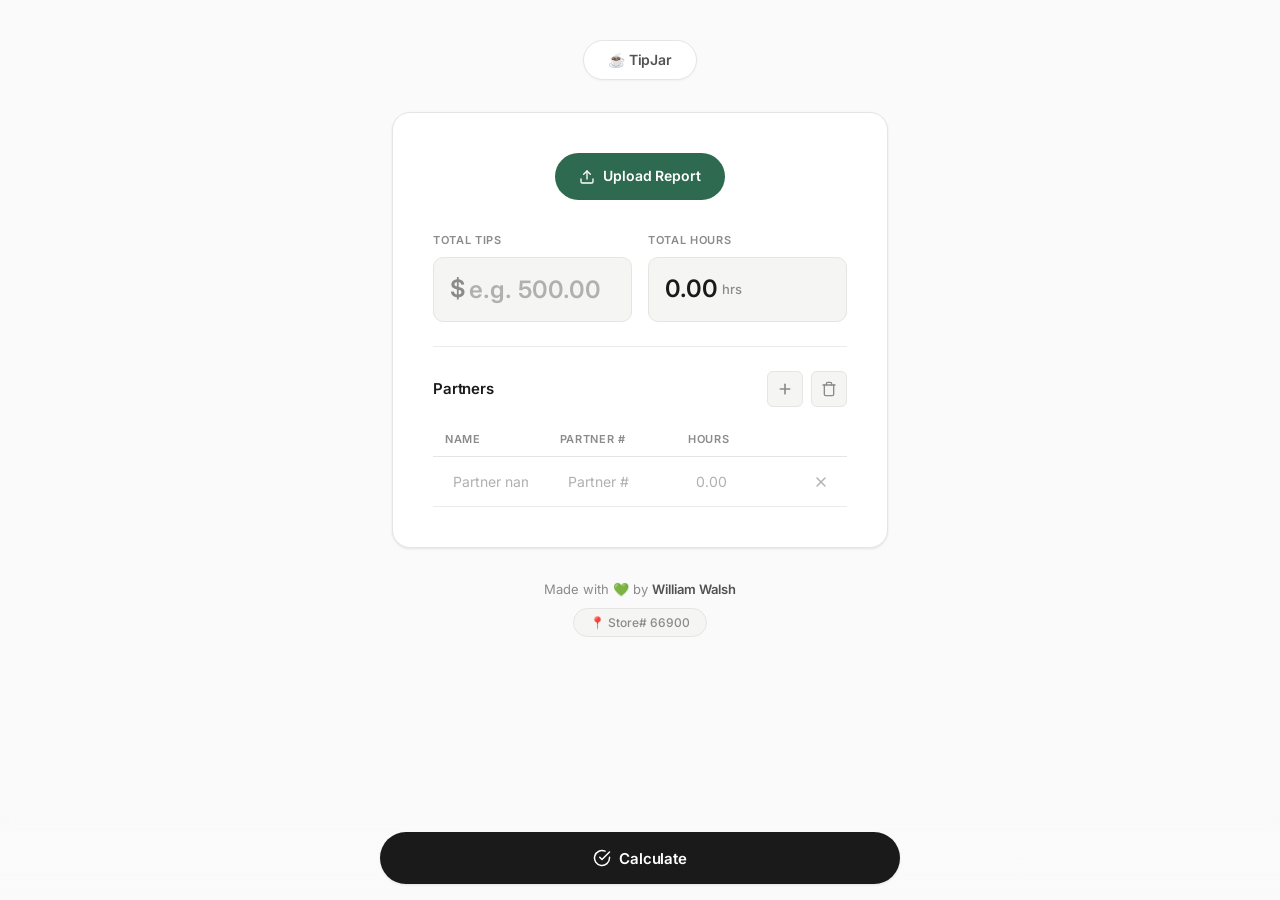
<file: index.html>
<!DOCTYPE html>
<html lang="en">

<head>
    <meta charset="UTF-8" />

    <!-- Primary SEO Meta Tags -->
    <title>TipJar – Starbucks Tips Calculator | Estimate Your Weekly Tip Distribution</title>
    <meta name="viewport" content="width=device-width, initial-scale=1, maximum-scale=5, viewport-fit=cover" />
    <meta name="description"
        content="Free Starbucks tip distribution calculator for partners and baristas. Calculate your share of weekly tips based on hours worked. Understand how Starbucks tips are split fairly." />
    <meta name="keywords"
        content="tipjar, tip jar, starbucks tips calculator, starbucks tip distribution, sbux tips, sbuxtips, starbucks partner tips, starbucks tip estimator, how starbucks tips work, starbucks barista tips, coffee shop tip calculator, starbucks tip split, tippable hours starbucks, tipjar starbucks" />
    <meta name="author" content="William Walsh" />
    <meta name="robots" content="index, follow, max-image-preview:large, max-snippet:-1, max-video-preview:-1" />
    <link rel="canonical" href="https://sbuxtips.com/" />
    <link rel="sitemap" type="application/xml" href="https://sbuxtips.com/sitemap.xml" />

    <!-- Theme and Color -->
    <meta name="theme-color" content="#fafafa" />
    <meta name="color-scheme" content="light" />
    <meta name="msapplication-TileColor" content="#fafafa" />

    <!-- Open Graph / Facebook -->
    <meta property="og:type" content="website" />
    <meta property="og:url" content="https://sbuxtips.com/" />
    <meta property="og:title" content="TipJar – Starbucks Tips Calculator | Estimate Your Weekly Tip Distribution" />
    <meta property="og:description"
        content="Free calculator for Starbucks partners to estimate weekly tip payouts. Calculate your share based on hours worked and total tips." />
    <meta property="og:image" content="https://sbuxtips.com/logo.png" />
    <meta property="og:image:alt" content="TipJar - Starbucks Tip Distribution Calculator" />
    <meta property="og:site_name" content="TipJar" />
    <meta property="og:locale" content="en_US" />

    <!-- Twitter Card -->
    <meta name="twitter:card" content="summary_large_image" />
    <meta name="twitter:url" content="https://sbuxtips.com/" />
    <meta name="twitter:title" content="TipJar – Starbucks Tips Calculator | Estimate Your Weekly Tip Distribution" />
    <meta name="twitter:description"
        content="Free calculator for Starbucks partners to estimate weekly tip payouts based on hours worked." />
    <meta name="twitter:image" content="https://sbuxtips.com/logo.png" />
    <meta name="twitter:image:alt" content="TipJar - Starbucks Tip Distribution Calculator" />

    <!-- Mobile Web App Meta Tags -->
    <meta name="mobile-web-app-capable" content="yes" />
    <meta name="apple-mobile-web-app-capable" content="yes" />
    <meta name="apple-mobile-web-app-status-bar-style" content="black-translucent" />
    <meta name="apple-mobile-web-app-title" content="SBUX Tips" />
    <meta name="application-name" content="SBUX Tips" />
    <meta name="format-detection" content="telephone=no" />
    <meta name="HandheldFriendly" content="true" />

    <!-- Icons -->
    <link rel="apple-touch-icon" href="logo.png" />
    <link rel="icon" type="image/png" href="logo.png" />

    <!-- Styles -->
    <link rel="stylesheet" href="styles.css" />


    <!-- Structured Data: WebApplication -->
    <script type="application/ld+json">
    {
        "@context": "https://schema.org",
        "@type": "WebApplication",
        "name": "TipJar - Starbucks Tips Calculator",
        "alternateName": ["TipJar", "Tip Jar", "SBUX Tips", "SBUXTips"],
        "url": "https://sbuxtips.com/",
        "description": "Free Starbucks tip distribution calculator for partners and baristas. Calculate your share of weekly tips based on hours worked.",
        "applicationCategory": "FinanceApplication",
        "operatingSystem": "Any",
        "browserRequirements": "Requires JavaScript",
        "offers": {
            "@type": "Offer",
            "price": "0",
            "priceCurrency": "USD"
        },
        "featureList": [
            "Calculate tip distribution by hours worked",
            "OCR upload for partner hours reports",
            "Weekly tip estimation",
            "Bill denomination breakdown"
        ],
        "author": {
            "@type": "Person",
            "name": "William Walsh"
        }
    }
    </script>

    <!-- Structured Data: FAQPage for rich snippets -->
    <script type="application/ld+json">
    {
        "@context": "https://schema.org",
        "@type": "FAQPage",
        "mainEntity": [
            {
                "@type": "Question",
                "name": "How are Starbucks tips distributed?",
                "acceptedAnswer": {
                    "@type": "Answer",
                    "text": "Starbucks tips are distributed based on tippable hours worked. The total tip pool is divided by total hours worked by all partners, then multiplied by each partner's individual hours to determine their share."
                }
            },
            {
                "@type": "Question",
                "name": "How do I calculate my Starbucks tips?",
                "acceptedAnswer": {
                    "@type": "Answer",
                    "text": "To calculate your Starbucks tips: Take the total tip amount, divide by total hours worked by all partners, then multiply by your individual hours. Our free calculator does this automatically."
                }
            },
            {
                "@type": "Question",
                "name": "When do Starbucks partners get tips?",
                "acceptedAnswer": {
                    "@type": "Answer",
                    "text": "Starbucks partners typically receive their tip distribution weekly. The exact day may vary by store, but tips are usually distributed in cash based on hours worked during the tip period."
                }
            },
            {
                "@type": "Question",
                "name": "Do Starbucks shift supervisors get tips?",
                "acceptedAnswer": {
                    "@type": "Answer",
                    "text": "Yes, Starbucks shift supervisors participate in the tip pool and receive tips based on their tippable hours worked, just like baristas."
                }
            }
        ]
    }
    </script>

    <!-- Structured Data: BreadcrumbList -->
    <script type="application/ld+json">
    {
        "@context": "https://schema.org",
        "@type": "BreadcrumbList",
        "itemListElement": [
            {
                "@type": "ListItem",
                "position": 1,
                "name": "Home",
                "item": "https://sbuxtips.com/"
            }
        ]
    }
    </script>

    <!-- Azure AI Vision Configuration -->
    <script>
        window.AZURE_CONFIG = {
            endpoint: '__AZURE_VISION_ENDPOINT__',
            apiKey: '__AZURE_VISION_API_KEY__'
        };
    </script>
</head>

<body>
    <div class="app-wrapper">
        <!-- SEO H1 - Visually hidden but accessible to search engines and screen readers -->
        <h1 class="visually-hidden">TipJar – Starbucks Tips Calculator | Estimate Your Weekly Tip Distribution</h1>

        <!-- Header Badge -->
        <header class="header-badge">
            <span class="badge-text">☕ TipJar</span>
        </header>


        <!-- Main Card Container -->
        <main class="main-card">
            <!-- Upload Report Button - Centered Pill -->
            <div class="upload-section" id="upload-section">
                <label class="upload-btn" tabindex="0">
                    <svg viewBox="0 0 24 24" fill="none" stroke="currentColor" stroke-width="2" stroke-linecap="round"
                        stroke-linejoin="round">
                        <path d="M21 15v4a2 2 0 0 1-2 2H5a2 2 0 0 1-2-2v-4" />
                        <polyline points="17 8 12 3 7 8" />
                        <line x1="12" y1="3" x2="12" y2="15" />
                    </svg>
                    <span>Upload Report</span>
                    <input id="image-upload" type="file" accept="image/*" />
                </label>
                <div id="ocr-status" class="ocr-status"></div>
            </div>

            <!-- Input Grid: Total Tips + Total Hours -->
            <div class="input-grid">
                <div class="input-group">
                    <label class="input-label">TOTAL TIPS</label>
                    <div class="input-field">
                        <span class="prefix">$</span>
                        <input id="total-tips" type="number" min="0" step="0.01" placeholder="e.g. 500.00"
                            aria-label="Total tip amount in dollars" inputmode="decimal" />
                    </div>
                </div>
                <div class="input-group">
                    <label class="input-label">TOTAL HOURS</label>
                    <div class="input-field hours-field">
                        <span id="total-hours" class="hours-value">0.00</span>
                        <span class="suffix">hrs</span>
                    </div>
                </div>
            </div>

            <!-- Hourly Rate Display (shown after calculation) -->
            <div id="hourly-rate-display" class="hourly-rate-badge"></div>

            <!-- Partners Section -->
            <div class="partners-section">
                <div class="partners-header">
                    <h2 class="partners-title">Partners</h2>
                    <div class="partners-actions">
                        <button id="add-row-btn" type="button" class="icon-btn" title="Add Partner"
                            aria-label="Add new partner">
                            <svg viewBox="0 0 24 24" fill="none" stroke="currentColor" stroke-width="2.5"
                                stroke-linecap="round" stroke-linejoin="round">
                                <line x1="12" y1="5" x2="12" y2="19" />
                                <line x1="5" y1="12" x2="19" y2="12" />
                            </svg>
                        </button>
                        <button id="clear-table-btn" type="button" class="icon-btn" title="Clear All"
                            aria-label="Clear all partners">
                            <svg viewBox="0 0 24 24" fill="none" stroke="currentColor" stroke-width="2"
                                stroke-linecap="round" stroke-linejoin="round">
                                <polyline points="3 6 5 6 21 6" />
                                <path
                                    d="M19 6v14a2 2 0 0 1-2 2H7a2 2 0 0 1-2-2V6m3 0V4a2 2 0 0 1 2-2h4a2 2 0 0 1 2 2v2" />
                            </svg>
                        </button>
                    </div>
                </div>

                <!-- Partner Table -->
                <div class="table-container">
                    <table class="partners-table">
                        <thead>
                            <tr>
                                <th>NAME</th>
                                <th>PARTNER #</th>
                                <th>HOURS</th>
                                <th></th>
                            </tr>
                        </thead>
                        <tbody id="partner-table-body">
                        </tbody>
                    </table>
                </div>

                <!-- Empty State Placeholder -->
                <div class="empty-state" id="empty-state">
                    <div class="empty-icon">💰</div>
                    <p class="empty-text">Upload a report or add partners to begin</p>
                </div>
            </div>
        </main>

        <!-- Footer - Above sticky bar -->
        <footer class="footer">
            <p>Made with <span class="heart">💚</span> by <strong>William Walsh</strong></p>
            <a href="https://maps.google.com/maps?q=Starbucks,+139+Endicott+St,+Danvers,+MA+01923" target="_blank"
                rel="noopener noreferrer" class="store-badge">
                📍 Store# 66900
            </a>
        </footer>

        <!-- Results Section - Shows After Calculation -->
        <section class="results-card" id="results-section">
            <div class="results-header">
                <div class="results-title-row">
                    <h2>Distribution</h2>
                    <span class="hourly-rate-pill" id="results-hourly-rate"></span>
                </div>
                <span class="date-pill" id="distribution-date"></span>
            </div>

            <!-- Calculation Summary -->
            <div class="calc-summary" id="calc-summary">
                <div class="calc-formula" id="calc-formula">Total Tips: $0.00 ÷ Total Hours: 0.00 = $0.00/hr</div>

                <!-- Bill Breakdown - Always Visible -->
                <details class="bills-details" open>
                    <summary class="bills-summary">
                        <span class="bills-title">💵 Bills Needed</span>
                        <span class="bills-hint">Edit counts if you have limited denominations</span>
                    </summary>

                    <!-- Bills Grid -->
                    <div class="bills-grid" id="bills-needed-list">
                        <label class="bill-input">
                            <input type="number" id="total-twenties" min="0" step="1" value="0"
                                aria-label="Number of $20 bills" />
                            <span>× $20</span>
                        </label>
                        <label class="bill-input">
                            <input type="number" id="total-tens" min="0" step="1" value="0"
                                aria-label="Number of $10 bills" />
                            <span>× $10</span>
                        </label>
                        <label class="bill-input">
                            <input type="number" id="total-fives" min="0" step="1" value="0"
                                aria-label="Number of $5 bills" />
                            <span>× $5</span>
                        </label>
                        <label class="bill-input">
                            <input type="number" id="total-ones" min="0" step="1" value="0"
                                aria-label="Number of $1 bills" />
                            <span>× $1</span>
                        </label>
                    </div>

                    <!-- Total Value Display -->
                    <div class="bills-total" id="bills-total">
                        <span class="bills-total-label">Total:</span>
                        <span class="bills-total-value" id="bills-total-value">$0</span>
                        <span class="bills-total-comparison" id="bills-total-comparison"></span>
                    </div>

                    <!-- Actions: Reset + Presets -->
                    <div class="bills-actions">
                        <button type="button" class="bills-reset-btn" id="bills-reset-btn"
                            title="Reset to optimal distribution">
                            ↻ Reset
                        </button>
                    </div>
                </details>
            </div>

            <!-- Partner Cards Grid -->
            <div class="partner-grid" id="results-body"></div>
        </section>

        <!-- Sticky Calculate Button -->
        <div class="sticky-bar">
            <button id="calculate-btn" type="button" class="calculate-btn">
                <svg viewBox="0 0 24 24" fill="none" stroke="currentColor" stroke-width="2" stroke-linecap="round"
                    stroke-linejoin="round">
                    <path d="M22 11.08V12a10 10 0 1 1-5.93-9.14" />
                    <polyline points="22 4 12 14.01 9 11.01" />
                </svg>
                <span>Calculate</span>
            </button>
        </div>
    </div>

    <!-- App logic -->
    <script src="billAllocator.js"></script>
    <script src="app.js"></script>

</body>

</html>
</file>
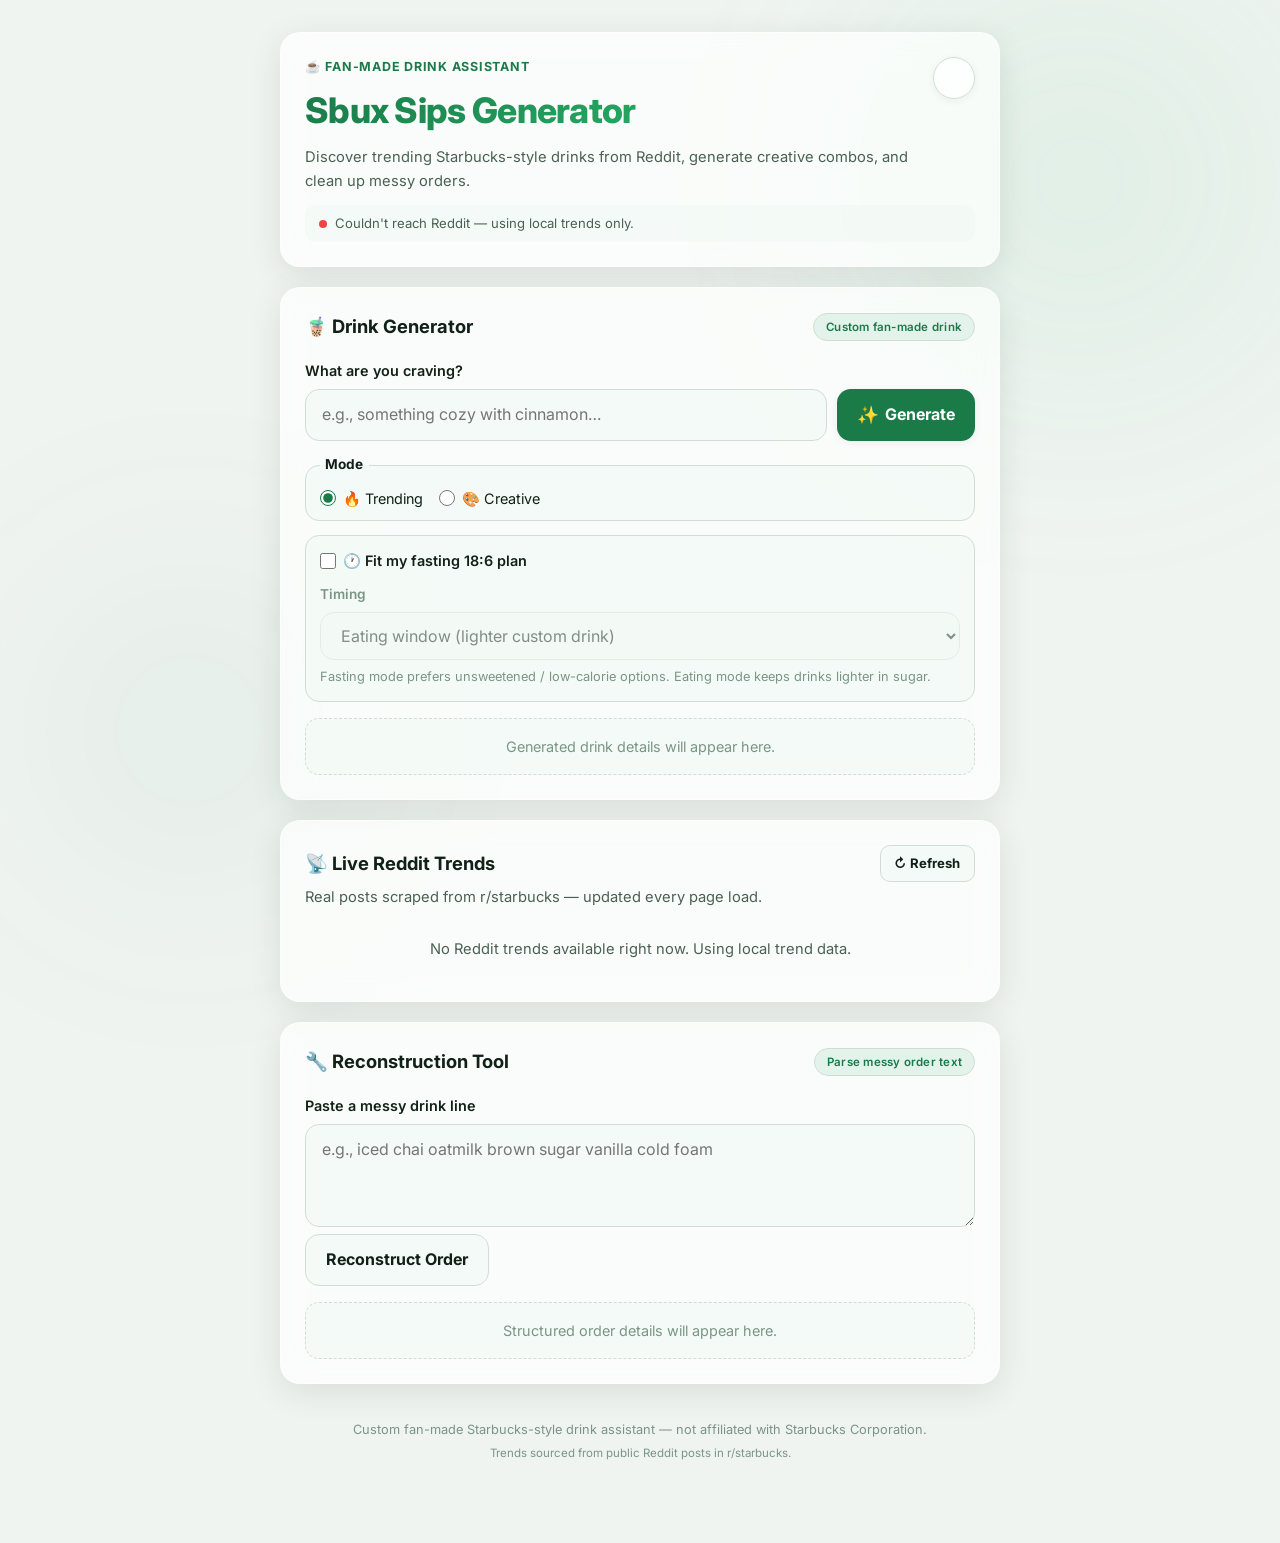
<file: generator/index.html>
<!doctype html>
<html lang="en">
  <head>
    <meta charset="UTF-8" />
    <meta name="viewport" content="width=device-width, initial-scale=1.0" />
    <meta
      name="description"
      content="Generate fan-made Starbucks-style drink ideas powered by real Reddit trends. Reconstruct messy orders and discover fasting-friendly options."
    />
    <title>Sbux Sips Generator</title>
    <link rel="preconnect" href="https://fonts.googleapis.com" />
    <link rel="preconnect" href="https://fonts.gstatic.com" crossorigin />
    <link
      href="https://fonts.googleapis.com/css2?family=Inter:wght@400;500;600;700;800&display=swap"
      rel="stylesheet"
    />
    <link rel="stylesheet" href="./style.css" />
  </head>
  <body>
    <div class="bg-glow bg-glow--1"></div>
    <div class="bg-glow bg-glow--2"></div>

    <main class="app-shell">
      <!-- Header -->
      <header class="hero card glass">
        <div class="hero__top">
          <div>
            <p class="eyebrow">☕ Fan-made drink assistant</p>
            <h1>Sbux Sips Generator</h1>
            <p class="subtext">
              Discover trending Starbucks-style drinks from Reddit, generate creative combos, and clean up messy orders.
            </p>
          </div>
          <button id="themeToggle" class="theme-btn" type="button" title="Toggle dark/light mode" aria-label="Toggle theme">
            <svg class="icon-sun" viewBox="0 0 24 24" fill="none" stroke="currentColor" stroke-width="2" stroke-linecap="round"><circle cx="12" cy="12" r="5"/><line x1="12" y1="1" x2="12" y2="3"/><line x1="12" y1="21" x2="12" y2="23"/><line x1="4.22" y1="4.22" x2="5.64" y2="5.64"/><line x1="18.36" y1="18.36" x2="19.78" y2="19.78"/><line x1="1" y1="12" x2="3" y2="12"/><line x1="21" y1="12" x2="23" y2="12"/><line x1="4.22" y1="19.78" x2="5.64" y2="18.36"/><line x1="18.36" y1="5.64" x2="19.78" y2="4.22"/></svg>
            <svg class="icon-moon" viewBox="0 0 24 24" fill="none" stroke="currentColor" stroke-width="2" stroke-linecap="round"><path d="M21 12.79A9 9 0 1 1 11.21 3 7 7 0 0 0 21 12.79z"/></svg>
          </button>
        </div>

        <!-- Reddit status -->
        <div id="redditStatus" class="reddit-status">
          <span class="reddit-dot"></span>
          <span id="redditStatusText">Checking Reddit trends…</span>
        </div>
      </header>

      <!-- ─── DRINK GENERATOR ─── -->
      <section class="card glass" aria-label="Drink generator" id="generatorSection">
        <div class="section-title-row">
          <h2>🧋 Drink Generator</h2>
          <span class="chip">Custom fan-made drink</span>
        </div>

        <label for="cravingInput" class="label">What are you craving?</label>
        <div class="input-row">
          <input
            id="cravingInput"
            type="text"
            placeholder="e.g., something cozy with cinnamon…"
            autocomplete="off"
          />
          <button id="generateBtn" type="button">
            <span class="btn-icon">✨</span> Generate
          </button>
        </div>

        <!-- Mode toggle -->
        <fieldset class="mode-toggle" aria-label="Generation mode">
          <legend>Mode</legend>
          <label class="toggle-option">
            <input type="radio" name="mode" value="trending" checked />
            <span>🔥 Trending</span>
          </label>
          <label class="toggle-option">
            <input type="radio" name="mode" value="creative" />
            <span>🎨 Creative</span>
          </label>
        </fieldset>

        <!-- Fasting controls -->
        <div class="fasting-controls" aria-label="Fasting settings">
          <label class="toggle-option fasting-toggle">
            <input id="fastingFriendly" type="checkbox" />
            <span>🕐 Fit my fasting 18:6 plan</span>
          </label>
          <div class="fasting-sub">
            <label for="fastingWindow" class="inline-label">Timing</label>
            <select id="fastingWindow" disabled>
              <option value="fasting">Fasting window (very low calorie)</option>
              <option value="eating" selected>Eating window (lighter custom drink)</option>
            </select>
            <p class="helper-text">
              Fasting mode prefers unsweetened / low-calorie options. Eating mode keeps drinks lighter in sugar.
            </p>
          </div>
        </div>

        <article id="generatorResult" class="result-card empty" aria-live="polite">
          <p class="placeholder-text">Generated drink details will appear here.</p>
        </article>
      </section>

      <!-- ─── REDDIT TRENDS ─── -->
      <section class="card glass" aria-label="Live Reddit trends" id="trendsSection">
        <div class="section-title-row">
          <h2>📡 Live Reddit Trends</h2>
          <button id="refreshReddit" type="button" class="secondary small">↻ Refresh</button>
        </div>
        <p class="subtext">Real posts scraped from r/starbucks — updated every page load.</p>
        <div id="redditTrends" class="trends-grid">
          <div class="trends-skeleton">
            <div class="skel-card"></div>
            <div class="skel-card"></div>
            <div class="skel-card"></div>
          </div>
        </div>
      </section>

      <!-- ─── RECONSTRUCTION TOOL ─── -->
      <section class="card glass" aria-label="Order reconstruction tool" id="reconstructSection">
        <div class="section-title-row">
          <h2>🔧 Reconstruction Tool</h2>
          <span class="chip">Parse messy order text</span>
        </div>

        <label for="messyInput" class="label">Paste a messy drink line</label>
        <textarea
          id="messyInput"
          rows="3"
          placeholder="e.g., iced chai oatmilk brown sugar vanilla cold foam"
        ></textarea>
        <button id="reconstructBtn" type="button" class="secondary">Reconstruct Order</button>

        <article id="reconstructResult" class="result-card empty" aria-live="polite">
          <p class="placeholder-text">Structured order details will appear here.</p>
        </article>
      </section>

      <!-- Footer -->
      <footer class="footer">
        <p>Custom fan-made Starbucks-style drink assistant — not affiliated with Starbucks Corporation.</p>
        <p class="footer-sub">Trends sourced from public Reddit posts in r/starbucks.</p>
      </footer>
    </main>

    <script src="./app.js"></script>
  </body>
</html>
</file>
<file: styles.css>
/* ============================================
   TipJar – Modern Minimal Theme
   Clean · Neutral · SaaS-inspired
   ============================================ */

/* Import Google Font – Inter with optical sizing */
@import url('https://fonts.googleapis.com/css2?family=Inter:opsz,wght@14..32,400;14..32,500;14..32,600;14..32,700&display=swap');

/* ============================================
   DESIGN TOKENS
   ============================================ */
:root {
    /* Surface & Background */
    --bg-page: #fafafa;
    --bg-card: #ffffff;
    --bg-elevated: #ffffff;
    --bg-inset: #f5f5f4;
    --bg-hover: #f0f0ee;

    /* Borders */
    --border-default: #e5e5e3;
    --border-subtle: #ececea;
    --border-focus: #c5c5c2;

    /* Text */
    --text-primary: #1a1a1a;
    --text-secondary: #525252;
    --text-muted: #8b8b8b;
    --text-hint: #b0b0b0;

    /* Accent – muted sage green */
    --accent: #2d6a4f;
    --accent-hover: #245640;
    --accent-subtle: rgba(45, 106, 79, 0.08);
    --accent-border: rgba(45, 106, 79, 0.2);
    --accent-text: #2d6a4f;

    /* Feedback */
    --success: #2d6a4f;
    --warning: #b45309;
    --danger: #b91c1c;
    --warning-bg: rgba(180, 83, 9, 0.06);
    --warning-border: rgba(180, 83, 9, 0.15);
    --danger-bg: rgba(185, 28, 28, 0.06);
    --danger-border: rgba(185, 28, 28, 0.15);

    /* Shadows */
    --shadow-xs: 0 1px 2px rgba(0, 0, 0, 0.04);
    --shadow-sm: 0 1px 3px rgba(0, 0, 0, 0.06), 0 1px 2px rgba(0, 0, 0, 0.04);
    --shadow-md: 0 4px 12px rgba(0, 0, 0, 0.06), 0 1px 3px rgba(0, 0, 0, 0.04);
    --shadow-lg: 0 8px 24px rgba(0, 0, 0, 0.08), 0 2px 6px rgba(0, 0, 0, 0.04);

    /* Spacing – 4px base */
    --space-1: 4px;
    --space-2: 8px;
    --space-3: 12px;
    --space-4: 16px;
    --space-5: 20px;
    --space-6: 24px;
    --space-8: 32px;
    --space-10: 40px;
    --space-12: 48px;

    /* Radii */
    --radius-sm: 6px;
    --radius-md: 10px;
    --radius-lg: 14px;
    --radius-xl: 18px;
    --radius-full: 9999px;

    /* Transition */
    --ease: cubic-bezier(0.4, 0, 0.2, 1);
    --duration: 150ms;
    --transition: var(--duration) var(--ease);
}

/* ============================================
   RESET
   ============================================ */
*,
*::before,
*::after {
    box-sizing: border-box;
    margin: 0;
    padding: 0;
}

html {
    font-size: 16px;
    -webkit-text-size-adjust: 100%;
    -webkit-font-smoothing: antialiased;
    -moz-osx-font-smoothing: grayscale;
}

body {
    font-family: 'Inter', -apple-system, BlinkMacSystemFont, 'Segoe UI', Roboto, sans-serif;
    background: var(--bg-page);
    min-height: 100vh;
    color: var(--text-primary);
    line-height: 1.6;
    padding-bottom: 100px;
}

/* ============================================
   UTILITIES
   ============================================ */
.visually-hidden {
    position: absolute;
    width: 1px;
    height: 1px;
    padding: 0;
    margin: -1px;
    overflow: hidden;
    clip: rect(0, 0, 0, 0);
    white-space: nowrap;
    border: 0;
}

.hidden {
    display: none !important;
}

/* ============================================
   ANIMATIONS
   ============================================ */
@keyframes fadeInUp {
    from {
        opacity: 0;
        transform: translateY(8px);
    }

    to {
        opacity: 1;
        transform: translateY(0);
    }
}

@keyframes fadeIn {
    from {
        opacity: 0;
    }

    to {
        opacity: 1;
    }
}

@keyframes slideIn {
    from {
        opacity: 0;
        transform: translateY(-8px);
    }

    to {
        opacity: 1;
        transform: translateY(0);
    }
}

@keyframes fadeInDown {
    from {
        opacity: 0;
        transform: translateY(-8px);
    }

    to {
        opacity: 1;
        transform: translateY(0);
    }
}

/* ============================================
   APP WRAPPER
   ============================================ */
.app-wrapper {
    max-width: 560px;
    margin: 0 auto;
    padding: var(--space-6) var(--space-4);
    padding-bottom: 120px;
}

/* ============================================
   HEADER BADGE
   ============================================ */
.header-badge {
    display: flex;
    justify-content: center;
    margin-bottom: var(--space-8);
    animation: fadeIn 0.5s var(--ease);
}

.badge-text {
    display: inline-block;
    background: var(--bg-card);
    border: 1px solid var(--border-default);
    border-radius: var(--radius-full);
    padding: var(--space-2) var(--space-6);
    font-size: 0.875rem;
    font-weight: 600;
    color: var(--text-secondary);
    letter-spacing: -0.01em;
    box-shadow: var(--shadow-xs);
}

/* ============================================
   MAIN CARD
   ============================================ */
.main-card {
    background: var(--bg-card);
    border: 1px solid var(--border-default);
    border-radius: var(--radius-xl);
    padding: var(--space-8);
    box-shadow: var(--shadow-sm);
    animation: fadeInUp 0.4s var(--ease);
}

/* ============================================
   UPLOAD BUTTON
   ============================================ */
.upload-section {
    display: flex;
    flex-direction: column;
    align-items: center;
    margin-bottom: var(--space-8);
}

.upload-btn {
    display: inline-flex;
    align-items: center;
    gap: var(--space-2);
    background: var(--accent);
    border: none;
    border-radius: var(--radius-full);
    padding: var(--space-3) var(--space-6);
    color: #ffffff;
    font-family: inherit;
    font-size: 0.875rem;
    font-weight: 600;
    cursor: pointer;
    transition: all var(--transition);
    position: relative;
    letter-spacing: -0.01em;
}

.upload-btn:hover,
.upload-btn:focus-visible {
    background: var(--accent-hover);
    transform: translateY(-1px);
    box-shadow: var(--shadow-md);
}

.upload-btn:active {
    transform: translateY(0);
}

.upload-btn svg {
    width: 16px;
    height: 16px;
}

.upload-btn input[type="file"] {
    position: absolute;
    inset: 0;
    width: 100%;
    height: 100%;
    opacity: 0;
    cursor: pointer;
}

/* OCR Status */
.ocr-status {
    margin-top: var(--space-3);
    padding: var(--space-2) var(--space-4);
    border-radius: var(--radius-md);
    font-size: 0.8125rem;
    text-align: center;
    color: var(--text-secondary);
}

.ocr-status:empty {
    display: none;
}

/* ============================================
   INPUT GRID
   ============================================ */
.input-grid {
    display: grid;
    grid-template-columns: 1fr 1fr;
    gap: var(--space-4);
    margin-bottom: var(--space-6);
}

.input-group {
    display: flex;
    flex-direction: column;
    gap: var(--space-2);
}

.input-label {
    font-size: 0.6875rem;
    font-weight: 600;
    color: var(--text-muted);
    text-transform: uppercase;
    letter-spacing: 0.06em;
}

.input-field {
    display: flex;
    align-items: center;
    background: var(--bg-inset);
    border: 1px solid var(--border-default);
    border-radius: var(--radius-md);
    padding: var(--space-3) var(--space-4);
    min-height: 52px;
    transition: border-color var(--transition), box-shadow var(--transition);
}

.input-field:focus-within {
    border-color: var(--accent);
    box-shadow: 0 0 0 3px var(--accent-subtle);
}

.input-field .prefix {
    color: var(--text-muted);
    font-size: 1.25rem;
    font-weight: 600;
    margin-right: var(--space-1);
}

.input-field input {
    flex: 1;
    background: transparent;
    border: none;
    color: var(--text-primary);
    font-family: inherit;
    font-size: 1.25rem;
    font-weight: 600;
    outline: none;
    width: 100%;
}

.input-field input::placeholder {
    color: var(--text-hint);
    font-size: inherit;
    font-weight: 600;
}

.hours-field {
    justify-content: flex-start;
}

.hours-value {
    font-size: 1.25rem;
    font-weight: 600;
    color: var(--text-primary);
}

.suffix {
    font-size: 0.8125rem;
    color: var(--text-muted);
    margin-left: var(--space-1);
    font-weight: 500;
}

/* Hourly Rate Badge (before Partners) */
.hourly-rate-badge {
    display: flex;
    align-items: center;
    justify-content: center;
    gap: var(--space-2);
    background: var(--accent-subtle);
    border: 1px solid var(--accent-border);
    border-radius: var(--radius-md);
    padding: var(--space-3) var(--space-4);
    margin-bottom: var(--space-4);
    color: var(--accent-text);
    font-size: 1rem;
    font-weight: 700;
    letter-spacing: -0.01em;
}

.hourly-rate-badge:empty {
    display: none;
}

/* Hourly Rate Pill (in results header) */
.hourly-rate-pill {
    display: inline-flex;
    align-items: center;
    background: var(--accent);
    border-radius: var(--radius-full);
    padding: var(--space-1) var(--space-3);
    color: #ffffff;
    font-size: 0.75rem;
    font-weight: 700;
    margin-left: var(--space-3);
}

.hourly-rate-pill:empty {
    display: none;
}

/* ============================================
   PARTNERS SECTION
   ============================================ */
.partners-section {
    margin-top: var(--space-6);
    padding-top: var(--space-6);
    border-top: 1px solid var(--border-subtle);
}

.partners-header {
    display: flex;
    align-items: center;
    justify-content: space-between;
    margin-bottom: var(--space-4);
}

.partners-title {
    font-size: 0.9375rem;
    font-weight: 600;
    color: var(--text-primary);
    letter-spacing: -0.01em;
}

.partners-actions {
    display: flex;
    gap: var(--space-2);
}

.icon-btn {
    display: flex;
    align-items: center;
    justify-content: center;
    width: 36px;
    height: 36px;
    background: var(--bg-inset);
    border: 1px solid var(--border-default);
    border-radius: var(--radius-sm);
    color: var(--text-muted);
    cursor: pointer;
    transition: all var(--transition);
}

.icon-btn:hover {
    background: var(--bg-hover);
    color: var(--text-primary);
    border-color: var(--border-focus);
}

.icon-btn svg {
    width: 16px;
    height: 16px;
}

/* ============================================
   PARTNER TABLE
   ============================================ */
.table-container {
    overflow-x: auto;
}

.partners-table {
    width: 100%;
    border-collapse: collapse;
}

.partners-table thead th {
    font-size: 0.6875rem;
    font-weight: 600;
    color: var(--text-muted);
    text-transform: uppercase;
    letter-spacing: 0.06em;
    text-align: left;
    padding: var(--space-2) var(--space-3);
    border-bottom: 1px solid var(--border-default);
}

.partners-table tbody tr {
    border-bottom: 1px solid var(--border-subtle);
    transition: background var(--transition);
}

.partners-table tbody tr:hover {
    background: var(--bg-inset);
}

.partners-table tbody td {
    padding: var(--space-2) var(--space-3);
}

.partners-table .cell-input {
    width: 100%;
    background: transparent;
    border: none;
    color: var(--text-primary);
    font-family: inherit;
    font-size: 0.875rem;
    padding: var(--space-2);
    outline: none;
    border-radius: var(--radius-sm);
    transition: background var(--transition), box-shadow var(--transition);
}

.partners-table .cell-input::placeholder {
    color: var(--text-hint);
}

.partners-table .cell-input:focus {
    background: var(--accent-subtle);
    box-shadow: 0 0 0 2px var(--accent-border);
}

.partners-table .icon-button {
    display: flex;
    align-items: center;
    justify-content: center;
    width: 28px;
    height: 28px;
    background: transparent;
    border: none;
    color: var(--text-hint);
    cursor: pointer;
    border-radius: var(--radius-sm);
    transition: all var(--transition);
}

.partners-table .icon-button:hover {
    background: var(--danger-bg);
    color: var(--danger);
}

/* ============================================
   EMPTY STATE
   ============================================ */
.empty-state {
    display: flex;
    flex-direction: column;
    align-items: center;
    justify-content: center;
    padding: var(--space-10) var(--space-4);
    text-align: center;
}

.empty-state.hidden {
    display: none;
}

.empty-icon {
    font-size: 2.5rem;
    margin-bottom: var(--space-4);
    opacity: 0.6;
}

.empty-text {
    color: var(--text-muted);
    font-size: 0.875rem;
    max-width: 240px;
    line-height: 1.5;
}

/* Hide empty state when table has rows */
.partners-table tbody:not(:empty)~.empty-state,
#partner-table-body:not(:empty)+.empty-state {
    display: none;
}

.table-container:has(#partner-table-body:empty) {
    margin-bottom: 0;
}

/* ============================================
   FOOTER
   ============================================ */
.footer {
    text-align: center;
    padding: var(--space-8) var(--space-4);
    color: var(--text-muted);
    font-size: 0.8125rem;
    animation: fadeIn 0.6s var(--ease) 0.2s both;
}

.footer p {
    margin-bottom: var(--space-2);
    line-height: 1.5;
}

.footer strong {
    color: var(--text-secondary);
    font-weight: 600;
}

.heart {
    display: inline-block;
}

.store-badge {
    display: inline-block;
    background: var(--bg-inset);
    border: 1px solid var(--border-default);
    border-radius: var(--radius-full);
    padding: var(--space-1) var(--space-4);
    color: var(--text-muted);
    text-decoration: none;
    font-size: 0.75rem;
    font-weight: 500;
    transition: all var(--transition);
}

.store-badge:hover {
    background: var(--bg-hover);
    color: var(--text-secondary);
    border-color: var(--border-focus);
}

/* ============================================
   STICKY CALCULATE BAR
   ============================================ */
.sticky-bar {
    position: fixed;
    bottom: 0;
    left: 0;
    right: 0;
    background: linear-gradient(to top, rgba(250, 250, 250, 0.97) 0%, rgba(250, 250, 250, 0.92) 70%, transparent 100%);
    backdrop-filter: blur(8px);
    -webkit-backdrop-filter: blur(8px);
    padding: var(--space-4);
    padding-bottom: calc(var(--space-4) + env(safe-area-inset-bottom, 0px));
    z-index: 100;
}

.calculate-btn {
    display: flex;
    align-items: center;
    justify-content: center;
    gap: var(--space-2);
    width: 100%;
    max-width: 520px;
    margin: 0 auto;
    padding: var(--space-4) var(--space-6);
    background: var(--text-primary);
    border: none;
    border-radius: var(--radius-full);
    color: #ffffff;
    font-family: inherit;
    font-size: 0.9375rem;
    font-weight: 600;
    cursor: pointer;
    transition: all var(--transition);
    min-height: 52px;
    letter-spacing: -0.01em;
    box-shadow: var(--shadow-sm);
}

.calculate-btn:hover {
    background: #333333;
    transform: translateY(-1px);
    box-shadow: var(--shadow-md);
}

.calculate-btn:active {
    transform: translateY(0);
    box-shadow: var(--shadow-xs);
}

.calculate-btn svg {
    width: 18px;
    height: 18px;
}

/* ============================================
   RESULTS SECTION
   ============================================ */
.results-card {
    display: none;
    background: var(--bg-card);
    border: 1px solid var(--border-default);
    border-radius: var(--radius-xl);
    padding: var(--space-8);
    margin-top: var(--space-6);
    box-shadow: var(--shadow-sm);
    animation: fadeInUp 0.4s var(--ease);
}

.results-card.visible {
    display: block;
}

.results-header {
    display: flex;
    align-items: center;
    justify-content: space-between;
    flex-wrap: wrap;
    gap: var(--space-2);
    margin-bottom: var(--space-6);
}

.results-title-row {
    display: flex;
    align-items: center;
}

.results-header h2 {
    font-size: 1.0625rem;
    font-weight: 700;
    letter-spacing: -0.02em;
}

.date-pill {
    background: var(--bg-inset);
    border: 1px solid var(--border-default);
    border-radius: var(--radius-full);
    padding: var(--space-1) var(--space-3);
    font-size: 0.6875rem;
    color: var(--text-muted);
    font-weight: 500;
}

.date-pill:empty {
    display: none;
}

/* Calculation Summary */
.calc-summary {
    margin-bottom: var(--space-6);
}

.calc-formula {
    font-size: 0.8125rem;
    color: var(--text-secondary);
    margin-bottom: var(--space-4);
    font-weight: 400;
}

/* ============================================
   BILLS DETAILS
   ============================================ */
.bills-details {
    background: var(--bg-inset);
    border: 1px solid var(--border-default);
    border-radius: var(--radius-md);
    overflow: hidden;
}

.bills-summary {
    display: flex;
    align-items: center;
    justify-content: space-between;
    padding: var(--space-4);
    cursor: pointer;
    font-size: 0.9375rem;
    font-weight: 600;
    color: var(--text-primary);
    list-style: none;
    background: transparent;
    border-bottom: 1px solid var(--border-subtle);
    transition: background var(--transition);
}

.bills-summary:hover {
    background: var(--bg-hover);
}

.bills-summary::-webkit-details-marker {
    display: none;
}

.bills-title {
    font-size: 0.9375rem;
    font-weight: 600;
    letter-spacing: -0.01em;
}

.bills-hint {
    font-weight: 400;
    color: var(--text-muted);
    font-size: 0.6875rem;
}

.bills-grid {
    display: grid;
    grid-template-columns: repeat(4, 1fr);
    gap: var(--space-3);
    padding: var(--space-4);
}

.bill-input {
    display: flex;
    flex-direction: column;
    align-items: center;
    gap: var(--space-1);
    background: var(--bg-card);
    border: 1px solid var(--border-default);
    border-radius: var(--radius-sm);
    padding: var(--space-3);
    transition: all var(--transition);
}

.bill-input:hover,
.bill-input:focus-within {
    border-color: var(--accent-border);
    box-shadow: 0 0 0 3px var(--accent-subtle);
}

.bill-input input {
    width: 100%;
    max-width: 56px;
    background: var(--bg-inset);
    border: 1px solid transparent;
    border-radius: var(--radius-sm);
    color: var(--text-primary);
    font-family: inherit;
    font-size: 1.125rem;
    font-weight: 700;
    text-align: center;
    outline: none;
    padding: var(--space-1);
    transition: all var(--transition);
}

.bill-input input:focus {
    background: var(--bg-card);
    border-color: var(--accent);
    box-shadow: 0 0 0 2px var(--accent-subtle);
}

.bill-input span {
    font-size: 0.75rem;
    font-weight: 600;
    color: var(--text-muted);
    white-space: nowrap;
}

/* Bills Total */
.bills-total {
    display: flex;
    align-items: center;
    justify-content: center;
    gap: var(--space-3);
    padding: var(--space-3) var(--space-4);
    background: var(--bg-card);
    border-top: 1px solid var(--border-subtle);
    font-size: 0.875rem;
}

.bills-total-label {
    color: var(--text-muted);
    font-weight: 500;
    font-size: 0.8125rem;
}

.bills-total-value {
    font-size: 1.125rem;
    font-weight: 700;
    color: var(--text-primary);
}

.bills-total-comparison {
    font-size: 0.75rem;
    font-weight: 600;
    padding: 2px var(--space-2);
    border-radius: var(--radius-sm);
}

.bills-total-comparison.match {
    color: var(--success);
    background: var(--accent-subtle);
}

.bills-total-comparison.surplus {
    color: var(--warning);
    background: var(--warning-bg);
}

.bills-total-comparison.shortfall {
    color: var(--danger);
    background: var(--danger-bg);
}

/* Visual Feedback for Bills Grid */
.bills-grid.match {
    border-left: 3px solid var(--success);
}

.bills-grid.surplus {
    border-left: 3px solid var(--warning);
}

.bills-grid.shortfall {
    border-left: 3px solid var(--danger);
}

/* Bills Actions */
.bills-actions {
    display: flex;
    align-items: center;
    justify-content: space-between;
    gap: var(--space-3);
    padding: var(--space-3) var(--space-4);
    background: var(--bg-card);
    border-top: 1px solid var(--border-subtle);
}

.bills-reset-btn {
    display: inline-flex;
    align-items: center;
    gap: var(--space-1);
    background: var(--bg-inset);
    border: 1px solid var(--border-default);
    border-radius: var(--radius-sm);
    padding: var(--space-2) var(--space-3);
    color: var(--text-secondary);
    font-family: inherit;
    font-size: 0.6875rem;
    font-weight: 600;
    cursor: pointer;
    transition: all var(--transition);
}

.bills-reset-btn:hover {
    background: var(--bg-hover);
    border-color: var(--border-focus);
    color: var(--text-primary);
}

.bills-reset-btn:disabled {
    opacity: 0.4;
    cursor: not-allowed;
}

.bills-presets {
    display: flex;
    gap: var(--space-2);
    flex-wrap: wrap;
}

.bills-preset-btn {
    background: var(--bg-inset);
    border: 1px solid var(--border-default);
    border-radius: var(--radius-sm);
    padding: var(--space-2) var(--space-3);
    color: var(--text-secondary);
    font-family: inherit;
    font-size: 0.6875rem;
    font-weight: 600;
    cursor: pointer;
    transition: all var(--transition);
    white-space: nowrap;
}

.bills-preset-btn:hover {
    background: var(--bg-hover);
    color: var(--text-primary);
    border-color: var(--border-focus);
}

.bills-preset-btn:disabled {
    opacity: 0.35;
    cursor: not-allowed;
}

/* ============================================
   PARTNER RESULTS GRID
   ============================================ */
.partner-grid {
    display: flex;
    flex-direction: column;
    gap: var(--space-3);
}

.partner-card {
    background: var(--bg-inset);
    border: 1px solid var(--border-subtle);
    border-radius: var(--radius-md);
    padding: var(--space-4);
    transition: border-color var(--transition), box-shadow var(--transition);
}

.partner-card:hover {
    border-color: var(--border-default);
    box-shadow: var(--shadow-xs);
}

.partner-card-header {
    display: flex;
    align-items: center;
    justify-content: space-between;
    margin-bottom: var(--space-2);
}

.partner-info {
    flex: 1;
}

.partner-name {
    font-weight: 600;
    color: var(--text-primary);
    margin-bottom: 1px;
    font-size: 0.9375rem;
    letter-spacing: -0.01em;
}

.partner-hours {
    font-size: 0.75rem;
    color: var(--text-muted);
}

.payout-amount {
    font-size: 1.125rem;
    font-weight: 700;
    color: var(--accent-text);
    letter-spacing: -0.02em;
}

.partner-calc {
    font-size: 0.6875rem;
    color: var(--text-hint);
    margin-bottom: var(--space-2);
}

.bill-chips {
    display: flex;
    flex-wrap: wrap;
    gap: var(--space-1);
}

.bill-chip {
    background: var(--accent-subtle);
    border: 1px solid var(--accent-border);
    border-radius: var(--radius-sm);
    padding: 1px var(--space-2);
    font-size: 0.6875rem;
    font-weight: 600;
    color: var(--accent-text);
}

/* ============================================
   BILL NOTIFICATION
   ============================================ */
.bill-notification {
    display: flex;
    align-items: flex-start;
    gap: var(--space-3);
    margin-top: var(--space-4);
    padding: var(--space-3);
    border-radius: var(--radius-md);
    font-size: 0.8125rem;
    animation: slideIn 0.3s var(--ease);
}

.bill-notification.info {
    background: var(--accent-subtle);
    border: 1px solid var(--accent-border);
    color: var(--accent-text);
}

.bill-notification.warning {
    background: var(--warning-bg);
    border: 1px solid var(--warning-border);
    color: var(--warning);
}

.notification-content {
    flex: 1;
}

.notification-section {
    margin-bottom: var(--space-2);
}

.notification-section:last-child {
    margin-bottom: 0;
}

.notification-section strong {
    display: block;
    margin-bottom: var(--space-1);
}

.notification-section p {
    color: var(--text-secondary);
    margin: 0;
}

.shortfall-list {
    margin: var(--space-1) 0 0 var(--space-4);
    padding: 0;
    font-size: 0.75rem;
    color: var(--text-muted);
}

.notification-close {
    background: none;
    border: none;
    color: var(--text-muted);
    font-size: 1.125rem;
    padding: 0;
    cursor: pointer;
    line-height: 1;
    transition: color var(--transition);
}

.notification-close:hover {
    color: var(--text-primary);
}

/* ============================================
   ONBOARDING HINT
   ============================================ */
.onboarding-hint {
    display: flex;
    align-items: center;
    justify-content: space-between;
    gap: var(--space-3);
    background: var(--accent-subtle);
    border: 1px solid var(--accent-border);
    border-radius: var(--radius-lg);
    padding: var(--space-4);
    margin-bottom: var(--space-6);
    animation: fadeInDown 0.4s var(--ease);
}

.onboarding-hint.hidden {
    display: none;
}

.onboarding-content {
    display: flex;
    align-items: flex-start;
    gap: var(--space-3);
    flex: 1;
}

.onboarding-icon {
    font-size: 1.25rem;
    flex-shrink: 0;
}

.onboarding-content p {
    margin: 0;
    font-size: 0.8125rem;
    color: var(--text-secondary);
    line-height: 1.5;
}

.onboarding-content strong {
    color: var(--accent-text);
    font-weight: 600;
}

.onboarding-dismiss {
    background: var(--accent);
    border: none;
    border-radius: var(--radius-full);
    padding: var(--space-2) var(--space-4);
    color: #ffffff;
    font-family: inherit;
    font-size: 0.75rem;
    font-weight: 600;
    cursor: pointer;
    transition: all var(--transition);
    white-space: nowrap;
}

.onboarding-dismiss:hover {
    background: var(--accent-hover);
}

/* ============================================
   RESPONSIVE – Mobile
   ============================================ */
@media (max-width: 480px) {
    .app-wrapper {
        padding: var(--space-4) var(--space-3);
    }

    .main-card {
        padding: var(--space-5);
        border-radius: var(--radius-lg);
    }

    .results-card {
        padding: var(--space-5);
        border-radius: var(--radius-lg);
    }

    .input-field {
        padding: var(--space-2) var(--space-3);
        min-height: 46px;
    }

    .input-field .prefix,
    .input-field input,
    .hours-value {
        font-size: 1.125rem;
    }

    .bills-grid {
        grid-template-columns: repeat(2, 1fr);
    }

    .bills-actions {
        flex-direction: column;
        align-items: stretch;
        gap: var(--space-2);
    }

    .bills-presets {
        justify-content: center;
    }

    .bills-total {
        flex-wrap: wrap;
        gap: var(--space-2);
    }

    .partners-table {
        font-size: 0.8125rem;
    }

    /* Mobile card view for table */
    .partners-table thead {
        display: none;
    }

    .partners-table tbody tr {
        display: flex;
        flex-wrap: wrap;
        padding: var(--space-3);
        border-bottom: 1px solid var(--border-subtle);
        gap: var(--space-2);
        position: relative;
    }

    .partners-table tbody tr:hover {
        background: transparent;
    }

    .partners-table tbody td {
        padding: 0;
    }

    .partners-table tbody td:nth-child(1) {
        flex: 1 1 100%;
    }

    .partners-table tbody td:nth-child(2),
    .partners-table tbody td:nth-child(3) {
        flex: 1 1 45%;
    }

    .partners-table tbody td:nth-child(4) {
        position: absolute;
        right: var(--space-2);
        top: var(--space-3);
    }

    .partners-table .cell-input {
        background: var(--bg-inset);
        border: 1px solid var(--border-default);
        border-radius: var(--radius-sm);
        padding: var(--space-2);
        font-size: 16px;
        /* prevent iOS zoom */
    }

    .onboarding-hint {
        flex-direction: column;
        align-items: flex-start;
        gap: var(--space-3);
    }
}

/* Tablet and up */
@media (min-width: 768px) {
    .app-wrapper {
        padding: var(--space-10) var(--space-8);
    }

    .main-card {
        padding: var(--space-10);
    }

    .results-card {
        padding: var(--space-10);
    }

    .input-field .prefix,
    .input-field input,
    .hours-value {
        font-size: 1.5rem;
    }
}

/* Reduced Motion */
@media (prefers-reduced-motion: reduce) {

    *,
    *::before,
    *::after {
        animation-duration: 0.01ms !important;
        transition-duration: 0.01ms !important;
    }
}

/* Print */
@media print {
    body {
        background: white;
        color: black;
    }

    .sticky-bar,
    .upload-section,
    .footer {
        display: none !important;
    }

    .results-card {
        display: block !important;
    }
}
</file>
<file: generator/style.css>
/* ═══════════════════════════════════════════
   Sbux Sips Generator — Style System
   ═══════════════════════════════════════════ */

/* ── Design Tokens ── */
:root {
  --bg: #f0f4f1;
  --card: rgba(255, 255, 255, 0.72);
  --card-border: rgba(255, 255, 255, 0.45);
  --text: #112118;
  --text-secondary: #4a6053;
  --muted: #7a9586;
  --line: #d0ddd5;
  --accent: #1a7a48;
  --accent-hover: #14663c;
  --accent-glow: rgba(26, 122, 72, 0.25);
  --chip-bg: #e3f2eb;
  --chip-text: #1a7a48;
  --result-bg: rgba(240, 248, 243, 0.6);
  --shadow-sm: 0 2px 8px rgba(16, 42, 29, 0.06);
  --shadow-md: 0 8px 32px rgba(16, 42, 29, 0.1);
  --shadow-lg: 0 16px 48px rgba(16, 42, 29, 0.12);
  --radius: 20px;
  --radius-sm: 14px;
  --radius-xs: 10px;
  --transition: 0.25s cubic-bezier(0.4, 0, 0.2, 1);
  --reddit-orange: #ff4500;
  --skeleton: linear-gradient(90deg, #e8efe9 25%, #d5e0d8 50%, #e8efe9 75%);
}

[data-theme="dark"] {
  --bg: #0b110e;
  --card: rgba(22, 35, 28, 0.72);
  --card-border: rgba(40, 60, 48, 0.5);
  --text: #e6f3eb;
  --text-secondary: #a8c4b4;
  --muted: #6a8a76;
  --line: #2b4036;
  --accent: #36c470;
  --accent-hover: #4ad985;
  --accent-glow: rgba(54, 196, 112, 0.2);
  --chip-bg: #1a3528;
  --chip-text: #4ad985;
  --result-bg: rgba(22, 35, 28, 0.5);
  --shadow-sm: 0 2px 8px rgba(0, 0, 0, 0.2);
  --shadow-md: 0 8px 32px rgba(0, 0, 0, 0.3);
  --shadow-lg: 0 16px 48px rgba(0, 0, 0, 0.4);
  --skeleton: linear-gradient(90deg, #1a2b22 25%, #243830 50%, #1a2b22 75%);
}

/* ── Reset ── */
*, *::before, *::after { box-sizing: border-box; margin: 0; padding: 0; }

body {
  font-family: 'Inter', -apple-system, BlinkMacSystemFont, 'Segoe UI', Roboto, sans-serif;
  background: var(--bg);
  color: var(--text);
  line-height: 1.6;
  min-height: 100vh;
  overflow-x: hidden;
  -webkit-font-smoothing: antialiased;
}

/* ── Background Glows ── */
.bg-glow {
  position: fixed;
  border-radius: 50%;
  filter: blur(120px);
  opacity: 0.4;
  pointer-events: none;
  z-index: 0;
  transition: opacity 0.6s;
}
.bg-glow--1 {
  width: 600px; height: 600px;
  top: -120px; right: -100px;
  background: radial-gradient(circle, rgba(54, 196, 112, 0.35), transparent 70%);
}
.bg-glow--2 {
  width: 500px; height: 500px;
  bottom: -80px; left: -60px;
  background: radial-gradient(circle, rgba(26, 122, 72, 0.2), transparent 70%);
}

/* ── Layout ── */
.app-shell {
  position: relative;
  z-index: 1;
  width: min(720px, 92vw);
  margin: 2rem auto 4rem;
  display: grid;
  gap: 1.25rem;
}

/* ── Glass Card ── */
.card.glass {
  background: var(--card);
  backdrop-filter: blur(16px) saturate(1.6);
  -webkit-backdrop-filter: blur(16px) saturate(1.6);
  border: 1px solid var(--card-border);
  border-radius: var(--radius);
  padding: 1.5rem;
  box-shadow: var(--shadow-md);
  transition: box-shadow var(--transition), transform var(--transition);
}
.card.glass:hover {
  box-shadow: var(--shadow-lg);
}

/* ── Hero ── */
.hero__top {
  display: flex;
  justify-content: space-between;
  align-items: flex-start;
  gap: 1rem;
}
.hero h1 {
  margin: 0.3rem 0 0.5rem;
  font-size: clamp(1.6rem, 5vw, 2.2rem);
  font-weight: 800;
  letter-spacing: -0.02em;
  background: linear-gradient(135deg, var(--accent), #2dc875);
  -webkit-background-clip: text;
  -webkit-text-fill-color: transparent;
  background-clip: text;
}
.eyebrow {
  color: var(--accent);
  font-weight: 700;
  font-size: 0.78rem;
  text-transform: uppercase;
  letter-spacing: 0.06em;
}
.subtext {
  color: var(--text-secondary);
  font-size: 0.92rem;
}

/* ── Theme Toggle ── */
.theme-btn {
  flex-shrink: 0;
  width: 42px; height: 42px;
  border-radius: 50%;
  border: 1px solid var(--line);
  background: var(--card);
  color: var(--text);
  cursor: pointer;
  display: flex;
  align-items: center;
  justify-content: center;
  transition: all var(--transition);
  box-shadow: var(--shadow-sm);
}
.theme-btn:hover {
  background: var(--accent);
  color: #fff;
  border-color: var(--accent);
  transform: rotate(20deg);
}
.theme-btn svg { width: 20px; height: 20px; }
[data-theme="dark"] .icon-sun { display: block; }
[data-theme="dark"] .icon-moon { display: none; }
:root:not([data-theme="dark"]) .icon-sun,
body:not([data-theme="dark"]) .icon-sun { display: none; }
:root:not([data-theme="dark"]) .icon-moon,
body:not([data-theme="dark"]) .icon-moon { display: block; }

/* ── Reddit Status ── */
.reddit-status {
  display: flex;
  align-items: center;
  gap: 0.5rem;
  margin-top: 0.75rem;
  padding: 0.5rem 0.85rem;
  background: var(--result-bg);
  border-radius: var(--radius-xs);
  font-size: 0.82rem;
  color: var(--text-secondary);
  transition: all var(--transition);
}
.reddit-dot {
  width: 8px; height: 8px;
  border-radius: 50%;
  background: var(--muted);
  flex-shrink: 0;
  animation: pulse-dot 2s infinite;
}
.reddit-status.live .reddit-dot { background: #22c55e; animation: none; }
.reddit-status.error .reddit-dot { background: #ef4444; animation: none; }

@keyframes pulse-dot {
  0%, 100% { opacity: 1; }
  50% { opacity: 0.3; }
}

/* ── Section Titles ── */
.section-title-row {
  display: flex;
  justify-content: space-between;
  align-items: center;
  gap: 0.75rem;
  flex-wrap: wrap;
  margin-bottom: 0.25rem;
}
h2 {
  font-size: 1.15rem;
  font-weight: 700;
}
.chip {
  font-size: 0.72rem;
  font-weight: 600;
  background: var(--chip-bg);
  color: var(--chip-text);
  border: 1px solid var(--line);
  border-radius: 999px;
  padding: 0.25rem 0.75rem;
  letter-spacing: 0.02em;
}

/* ── Label ── */
.label {
  display: inline-block;
  margin: 0.85rem 0 0.4rem;
  font-weight: 600;
  font-size: 0.9rem;
}

/* ── Inputs ── */
input, textarea, select, button { font: inherit; }

.input-row {
  display: grid;
  grid-template-columns: 1fr auto;
  gap: 0.6rem;
}

input[type="text"], textarea, select {
  width: 100%;
  border: 1px solid var(--line);
  border-radius: var(--radius-sm);
  padding: 0.75rem 1rem;
  background: var(--result-bg);
  color: var(--text);
  transition: border-color var(--transition), box-shadow var(--transition);
}
input[type="text"]:focus, textarea:focus, select:focus {
  outline: none;
  border-color: var(--accent);
  box-shadow: 0 0 0 3px var(--accent-glow);
}
textarea { resize: vertical; }

/* ── Buttons ── */
button {
  border: none;
  border-radius: var(--radius-sm);
  padding: 0.75rem 1.25rem;
  font-weight: 700;
  cursor: pointer;
  background: var(--accent);
  color: #fff;
  box-shadow: var(--shadow-sm);
  transition: all var(--transition);
  display: inline-flex;
  align-items: center;
  gap: 0.4rem;
}
button:hover {
  background: var(--accent-hover);
  transform: translateY(-1px);
  box-shadow: 0 4px 16px var(--accent-glow);
}
button:active { transform: translateY(0); }
.btn-icon { font-size: 1.1rem; }

button.secondary {
  background: var(--result-bg);
  color: var(--text);
  border: 1px solid var(--line);
  box-shadow: none;
}
button.secondary:hover {
  background: var(--chip-bg);
  box-shadow: var(--shadow-sm);
}
button.small {
  padding: 0.45rem 0.85rem;
  font-size: 0.82rem;
  border-radius: var(--radius-xs);
}

/* ── Mode Toggle ── */
.mode-toggle {
  margin: 0.85rem 0 0;
  border: 1px solid var(--line);
  border-radius: var(--radius-sm);
  padding: 0.65rem 0.85rem;
  display: flex;
  gap: 1rem;
  flex-wrap: wrap;
  background: var(--result-bg);
}
.mode-toggle legend {
  font-weight: 700;
  padding: 0 0.35rem;
  font-size: 0.85rem;
}
.toggle-option {
  display: inline-flex;
  align-items: center;
  gap: 0.45rem;
  cursor: pointer;
  font-size: 0.9rem;
}
.toggle-option input[type="radio"],
.toggle-option input[type="checkbox"] {
  accent-color: var(--accent);
  width: 16px; height: 16px;
}

/* ── Fasting Controls ── */
.fasting-controls {
  margin-top: 0.85rem;
  border: 1px solid var(--line);
  border-radius: var(--radius-sm);
  padding: 0.85rem;
  background: var(--result-bg);
}
.fasting-toggle { font-weight: 600; }
.fasting-sub {
  margin-top: 0.5rem;
  display: grid;
  gap: 0.4rem;
}
.inline-label {
  color: var(--muted);
  font-size: 0.85rem;
  font-weight: 600;
}
select:disabled { opacity: 0.5; cursor: not-allowed; }
.helper-text {
  color: var(--muted);
  font-size: 0.8rem;
}

/* ── Result Card ── */
.result-card {
  margin-top: 1rem;
  border: 1px dashed var(--line);
  border-radius: var(--radius-sm);
  padding: 1rem;
  background: var(--result-bg);
  transition: all var(--transition);
  animation: fadeIn 0.4s ease;
}
.result-card.empty {
  color: var(--muted);
}
.placeholder-text { text-align: center; font-size: 0.9rem; }

.result-grid { display: grid; gap: 0.5rem; }
.result-row {
  display: grid;
  grid-template-columns: 150px 1fr;
  gap: 0.5rem;
  padding: 0.35rem 0;
  border-bottom: 1px solid var(--line);
  font-size: 0.9rem;
}
.result-row:last-child { border-bottom: none; }
.result-row strong {
  color: var(--muted);
  font-weight: 600;
  font-size: 0.82rem;
  text-transform: uppercase;
  letter-spacing: 0.03em;
}

@keyframes fadeIn {
  from { opacity: 0; transform: translateY(8px); }
  to { opacity: 1; transform: translateY(0); }
}

/* ── Reddit Trends Grid ── */
.trends-grid {
  margin-top: 0.75rem;
  display: grid;
  grid-template-columns: 1fr;
  gap: 0.65rem;
}
.trend-card {
  background: var(--result-bg);
  border: 1px solid var(--line);
  border-radius: var(--radius-sm);
  padding: 0.85rem 1rem;
  transition: all var(--transition);
  animation: fadeIn 0.3s ease both;
  cursor: default;
}
.trend-card:hover {
  border-color: var(--accent);
  box-shadow: 0 0 0 2px var(--accent-glow);
  transform: translateY(-1px);
}
.trend-card__title {
  font-weight: 700;
  font-size: 0.9rem;
  margin-bottom: 0.25rem;
  display: flex;
  align-items: center;
  gap: 0.5rem;
}
.trend-card__title .upvotes {
  font-size: 0.72rem;
  color: var(--reddit-orange);
  font-weight: 600;
  white-space: nowrap;
}
.trend-card__body {
  font-size: 0.82rem;
  color: var(--text-secondary);
  line-height: 1.5;
  display: -webkit-box;
  -webkit-line-clamp: 3;
  -webkit-box-orient: vertical;
  overflow: hidden;
}
.trend-card__meta {
  margin-top: 0.4rem;
  display: flex;
  gap: 0.5rem;
  flex-wrap: wrap;
}
.trend-tag {
  font-size: 0.68rem;
  font-weight: 600;
  padding: 0.15rem 0.5rem;
  background: var(--chip-bg);
  color: var(--chip-text);
  border-radius: 999px;
}
.trend-card__link {
  display: inline-block;
  margin-top: 0.4rem;
  font-size: 0.75rem;
  color: var(--accent);
  text-decoration: none;
  font-weight: 600;
}
.trend-card__link:hover { text-decoration: underline; }

/* Skeleton */
.trends-skeleton { display: grid; gap: 0.65rem; }
.skel-card {
  height: 80px;
  border-radius: var(--radius-sm);
  background: var(--skeleton);
  background-size: 200% 100%;
  animation: shimmer 1.5s infinite;
}
@keyframes shimmer {
  0% { background-position: 200% 0; }
  100% { background-position: -200% 0; }
}

/* ── Footer ── */
.footer {
  text-align: center;
  padding: 1rem;
  color: var(--muted);
  font-size: 0.8rem;
}
.footer-sub { margin-top: 0.25rem; font-size: 0.72rem; }

/* ── Responsive ── */
@media (max-width: 600px) {
  .app-shell { margin: 1rem auto 3rem; }
  .card.glass { padding: 1.15rem; border-radius: 16px; }
  .input-row { grid-template-columns: 1fr; }
  .result-row { grid-template-columns: 1fr; gap: 0.15rem; }
  .hero h1 { font-size: 1.5rem; }
  .trend-card { padding: 0.75rem; }
}

/* ── Loading state for generate button ── */
button.loading {
  opacity: 0.7;
  pointer-events: none;
}
button.loading::after {
  content: '';
  width: 14px; height: 14px;
  border: 2px solid rgba(255,255,255,0.3);
  border-top-color: #fff;
  border-radius: 50%;
  animation: spin 0.6s linear infinite;
  margin-left: 0.3rem;
}
@keyframes spin {
  to { transform: rotate(360deg); }
}
</file>
